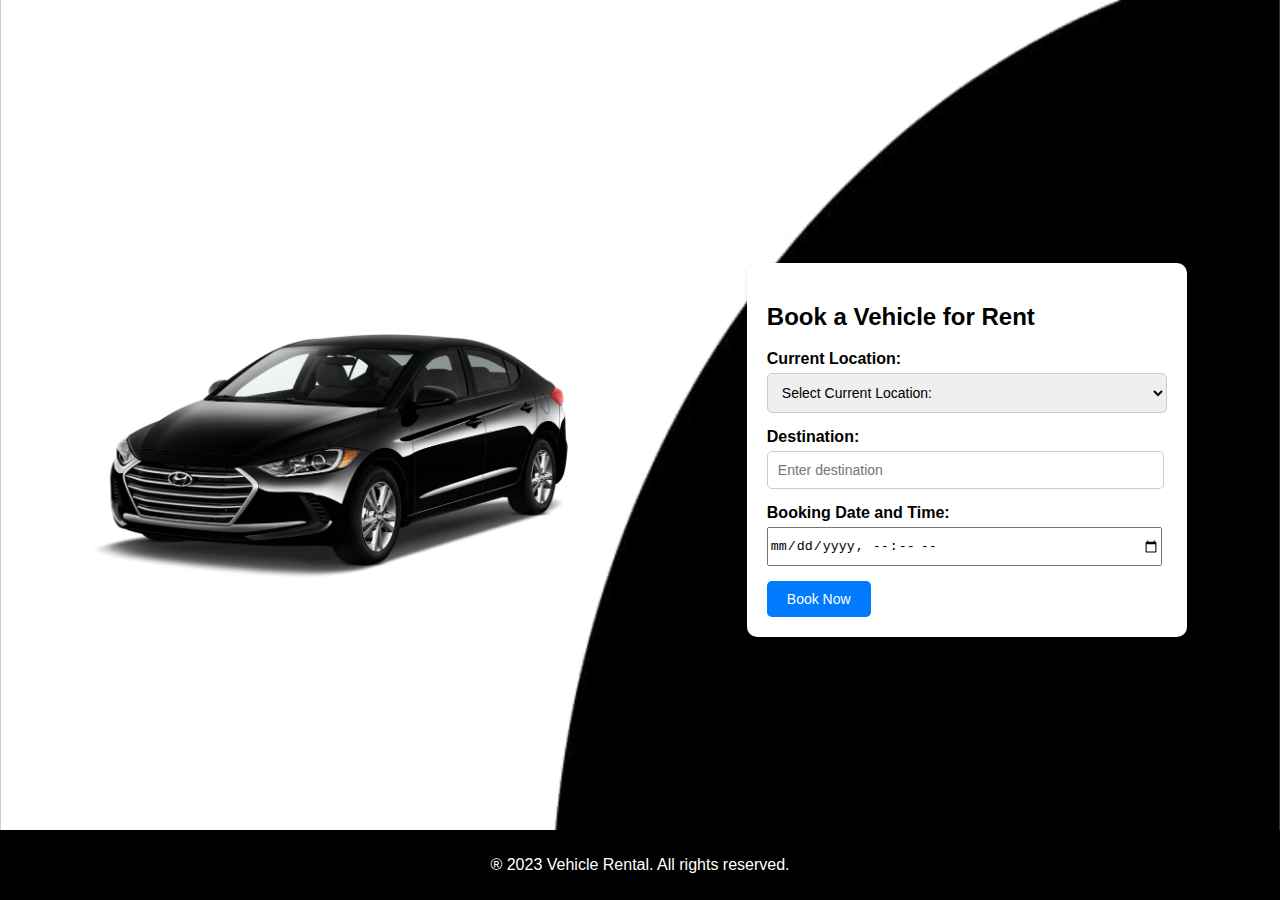
<file: book.html>
<!DOCTYPE html>
<html lang="en">
<head>
<meta charset="UTF-8">
<meta name="viewport" content="width=device-width, initial-scale=1.0">
<title>Vehicle Rental Booking</title>
<link rel="stylesheet" href="book.css">
</head>
<body>
    <div class="fotu">
    <img src="e-car.png" alt="car-1" class="book">
    </div>
<div class="container">
  <h2>Book a Vehicle for Rent</h2>
  <form>
    <div class="form-group">
      <label for="current-location">Current Location:</label>
      <select class="scroll">
        <option>Select Current Location:</option>
        <option>New Delhi,India</option>
        <option>Kolkata,India</option>
        <option>Meerut,India</option>
        <option>Ranchi,India</option>
      </select>
    </div>
    <div class="form-group">
      <label for="destination">Destination:</label>
      <input type="text" id="destination" name="destination" placeholder="Enter destination" required>
    </div>
    <div class="form-group">
      <label for="booking-date">Booking Date and Time:</label>
      <input type="datetime-local" id="booking-date" name="booking-date" required>
    </div>
    <button type="submit">Book Now</button>
  </form>
</div>
<footer class="footer">
  <p>&reg; 2023 Vehicle Rental. All rights reserved.</p>
</footer>
</body>
</html>
</file>
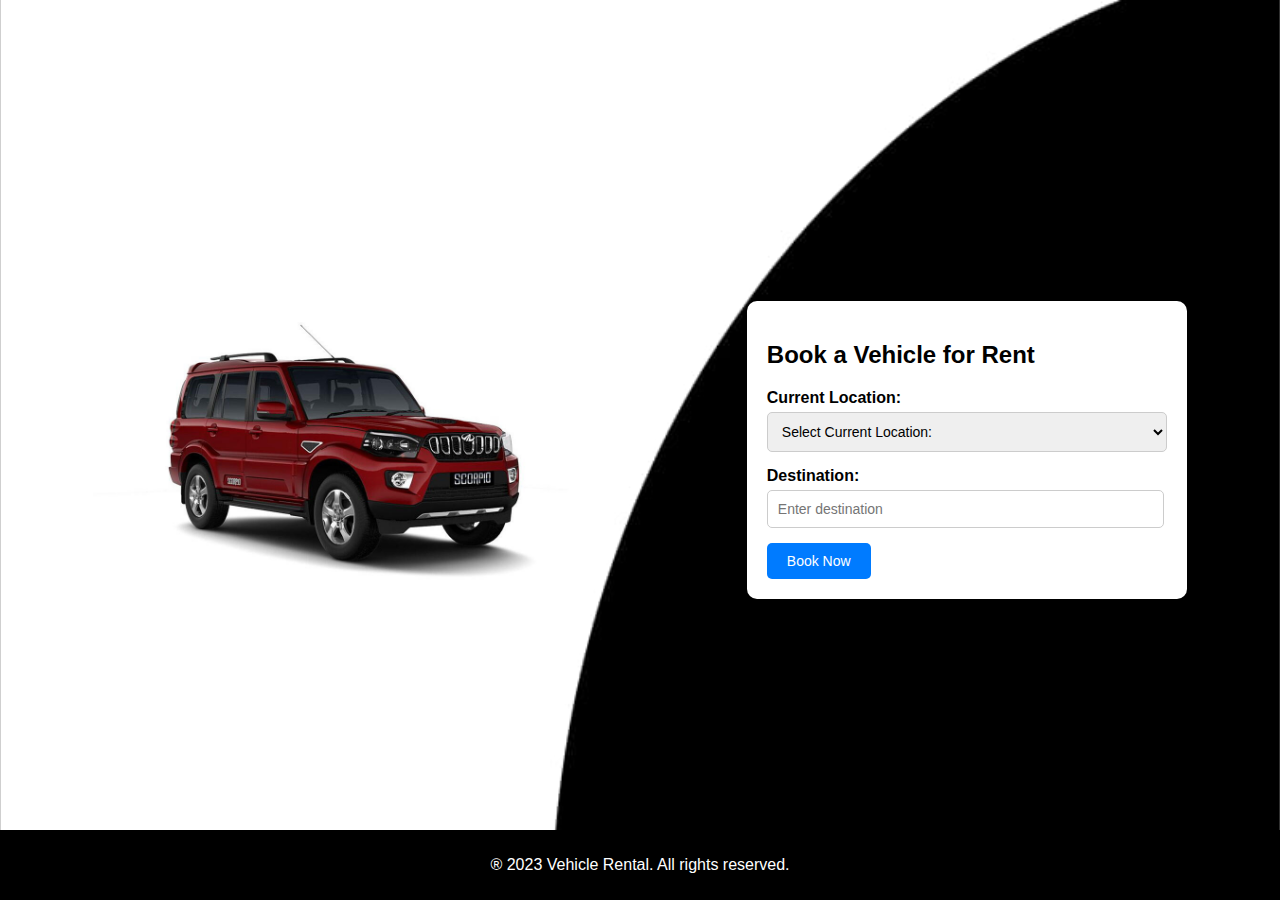
<file: BOOK1.HTML>
<!DOCTYPE html>
<html lang="en">
<head>
<meta charset="UTF-8">
<meta name="viewport" content="width=device-width, initial-scale=1.0">
<title>Vehicle Rental Booking</title>
<link rel="stylesheet" href="book.css">
</head>
<body>
    <div class="fotu">
    <img src="suv.jpg" alt="suv" class="book">
    </div>
<div class="container">
  <h2>Book a Vehicle for Rent</h2>
  <form>
    <div class="form-group">
      <label for="current-location">Current Location:</label>
      <select class="scroll">
        <option>Select Current Location:</option>
                        <option>New Delhi,India</option>
                        <option>Kolkata,India</option>
                        <option>Meerut,India</option>
                        <option>Ranchi,India</option>
      </select>
    </div>
    <div class="form-group">
      <label for="destination">Destination:</label>
      <input type="text" id="destination" name="destination" placeholder="Enter destination" required>
    </div>
    <button type="submit">Book Now</button>
  </form>
</div>
<footer class="footer">
  <p>&reg; 2023 Vehicle Rental. All rights reserved.</p>
</footer>
</body>
</html>
</file>
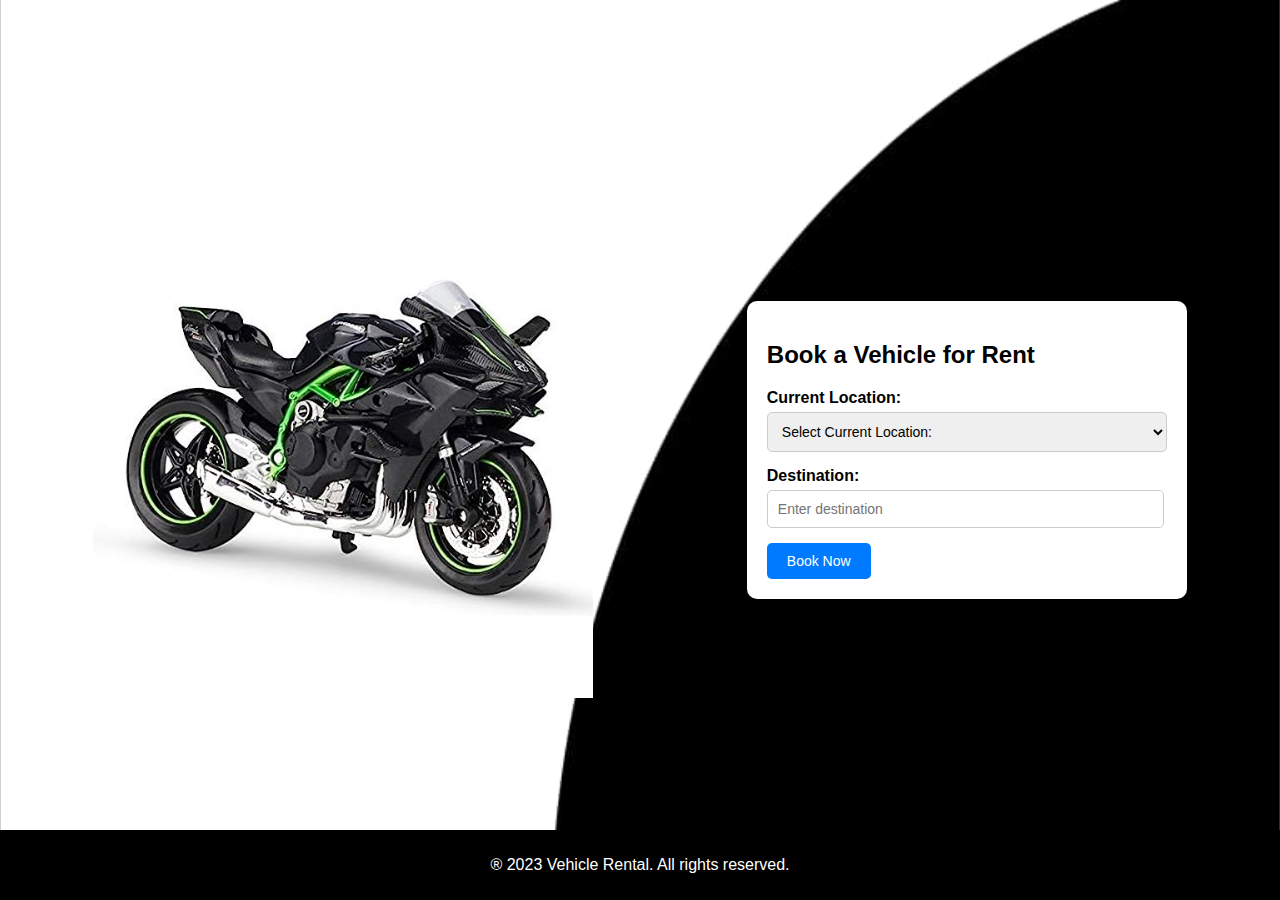
<file: BOOK2.HTML>
<!DOCTYPE html>
<html lang="en">
<head>
<meta charset="UTF-8">
<meta name="viewport" content="width=device-width, initial-scale=1.0">
<title>Vehicle Rental Booking</title>
<link rel="stylesheet" href="book.css">
</head>
<body>
    <div class="fotu">
    <img src="bike.jpg" alt="Motorcycle"  class="book">
    </div>
<div class="container">
  <h2>Book a Vehicle for Rent</h2>
  <form>
    <div class="form-group">
      <label for="current-location">Current Location:</label>
      <select class="scroll">
        <option>Select Current Location:</option>
                        <option>New Delhi,India</option>
                        <option>Kolkata,India</option>
                        <option>Meerut,India</option>
                        <option>Ranchi,India</option>
      </select>
    </div>
    <div class="form-group">
      <label for="destination">Destination:</label>
      <input type="text" id="destination" name="destination" placeholder="Enter destination" required>
    </div>
    <button type="submit">Book Now</button>
  </form>
</div>
<footer class="footer">
  <p>&reg; 2023 Vehicle Rental. All rights reserved.</p>
</footer>
</body>
</html>
</file>
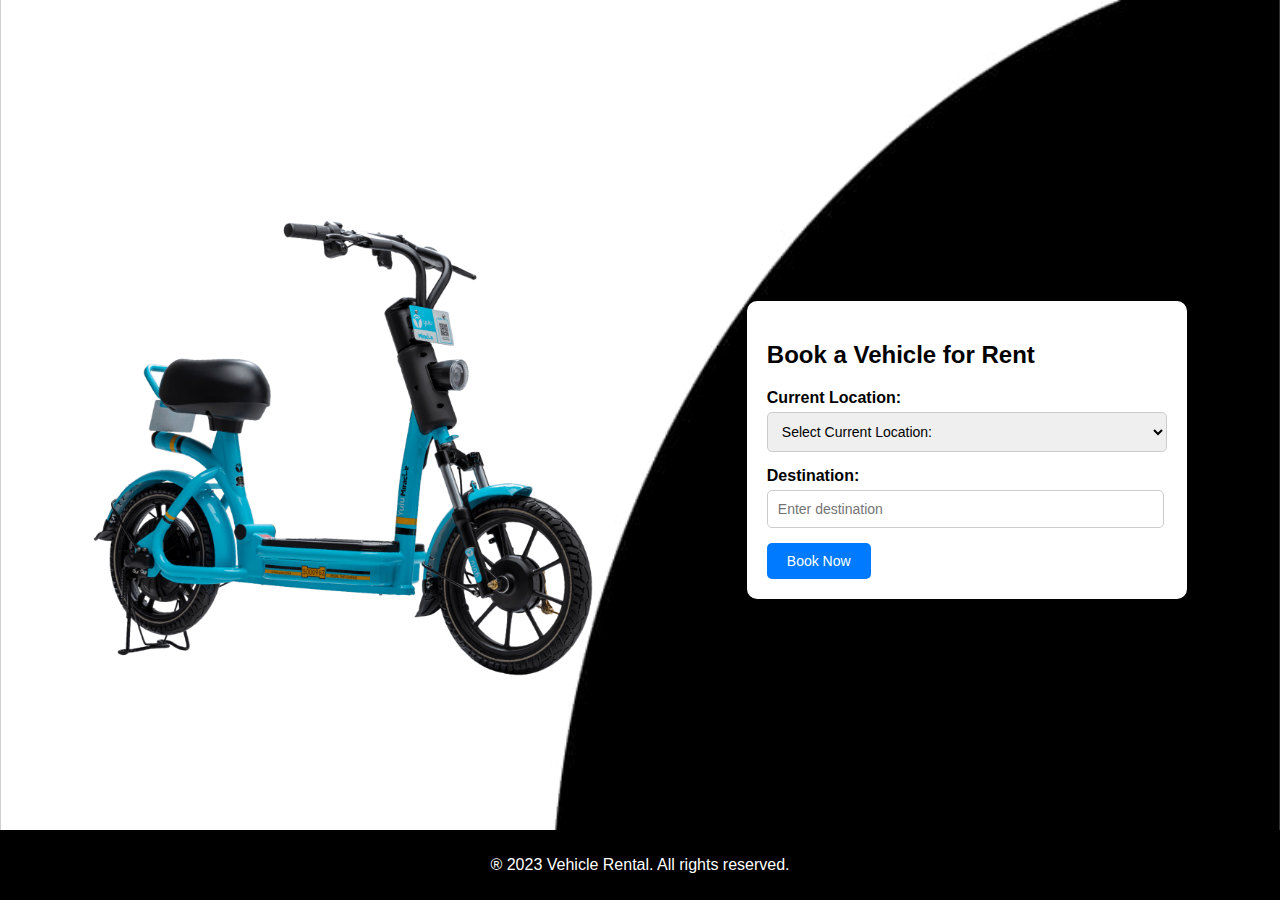
<file: book3.html>
<!DOCTYPE html>
<html lang="en">
<head>
<meta charset="UTF-8">
<meta name="viewport" content="width=device-width, initial-scale=1.0">
<title>Vehicle Rental Booking</title>
<link rel="stylesheet" href="book.css">
</head>
<body>
    <div class="fotu">
    <img src="yulu.png" alt="yulu" class="book">
    </div>
<div class="container">
  <h2>Book a Vehicle for Rent</h2>
  <form>
    <div class="form-group">
      <label for="current-location">Current Location:</label>
      <select class="scroll">
        <option>Select Current Location:</option>
                        <option>New Delhi,India</option>
                        <option>Kolkata,India</option>
                        <option>Meerut,India</option>
                        <option>Ranchi,India</option>
      </select>
    </div>
    <div class="form-group">
      <label for="destination">Destination:</label>
      <input type="text" id="destination" name="destination" placeholder="Enter destination" required>
    </div>
    <button type="submit">Book Now</button>
  </form>
</div>
<footer class="footer">
  <p>&reg; 2023 Vehicle Rental. All rights reserved.</p>
</footer>
</body>
</html>
</file>
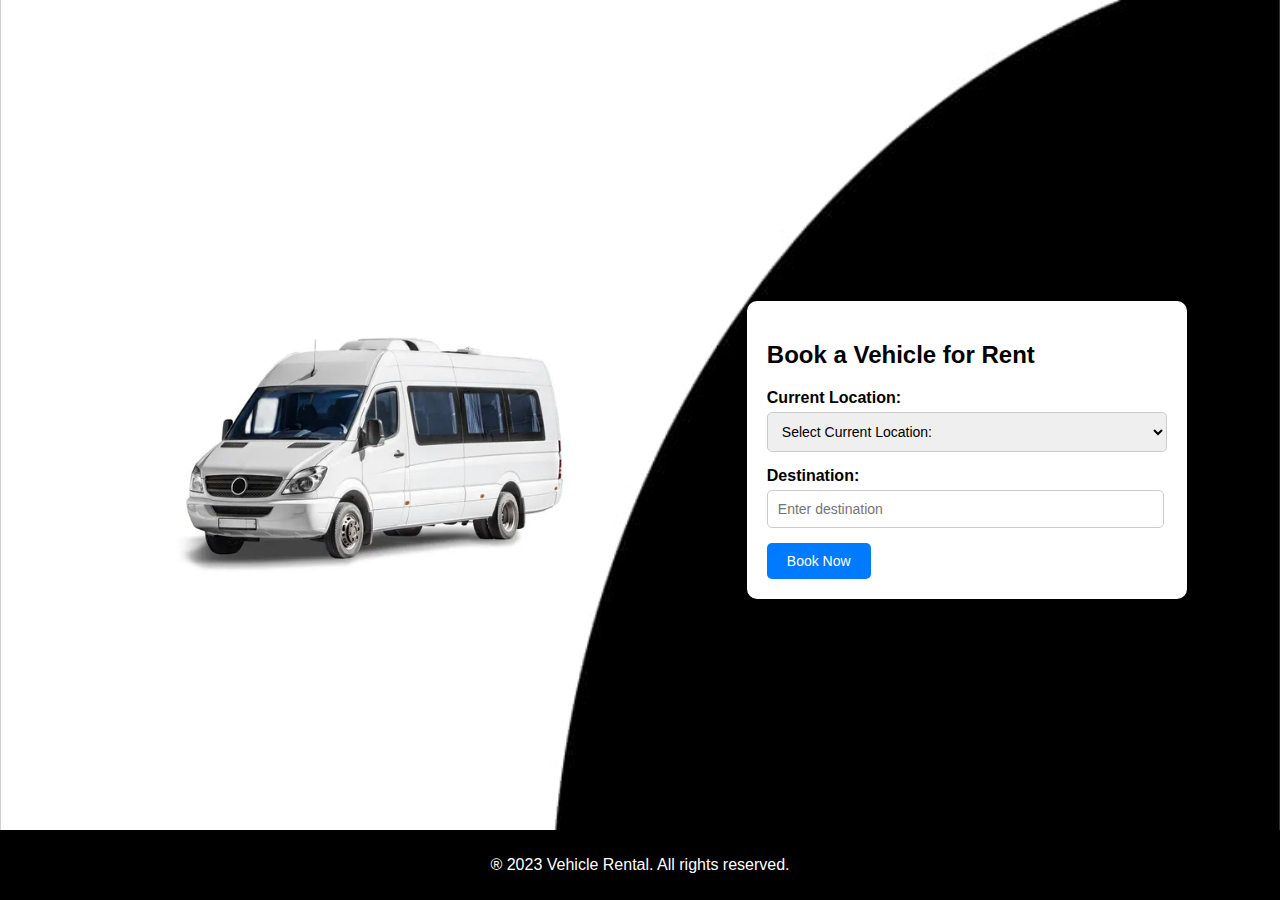
<file: book4.html>
<!DOCTYPE html>
<html lang="en">
<head>
<meta charset="UTF-8">
<meta name="viewport" content="width=device-width, initial-scale=1.0">
<title>Vehicle Rental Booking</title>
<link rel="stylesheet" href="book.css">
</head>
<body>
    <div class="fotu">
    <img src="minibus.jpg" alt="minibus" class="book">
    </div>
<div class="container">
  <h2>Book a Vehicle for Rent</h2>
  <form>
    <div class="form-group">
      <label for="current-location">Current Location:</label>
      <select class="scroll">
        <option>Select Current Location:</option>
                        <option>New Delhi,India</option>
                        <option>Kolkata,India</option>
                        <option>Meerut,India</option>
                        <option>Ranchi,India</option>
      </select>
    </div>
    <div class="form-group">
      <label for="destination">Destination:</label>
      <input type="text" id="destination" name="destination" placeholder="Enter destination" required>
    </div>
    <button type="submit">Book Now</button>
  </form>
</div>
<footer class="footer">
  <p>&reg; 2023 Vehicle Rental. All rights reserved.</p>
</footer>
</body>
</html>
</file>
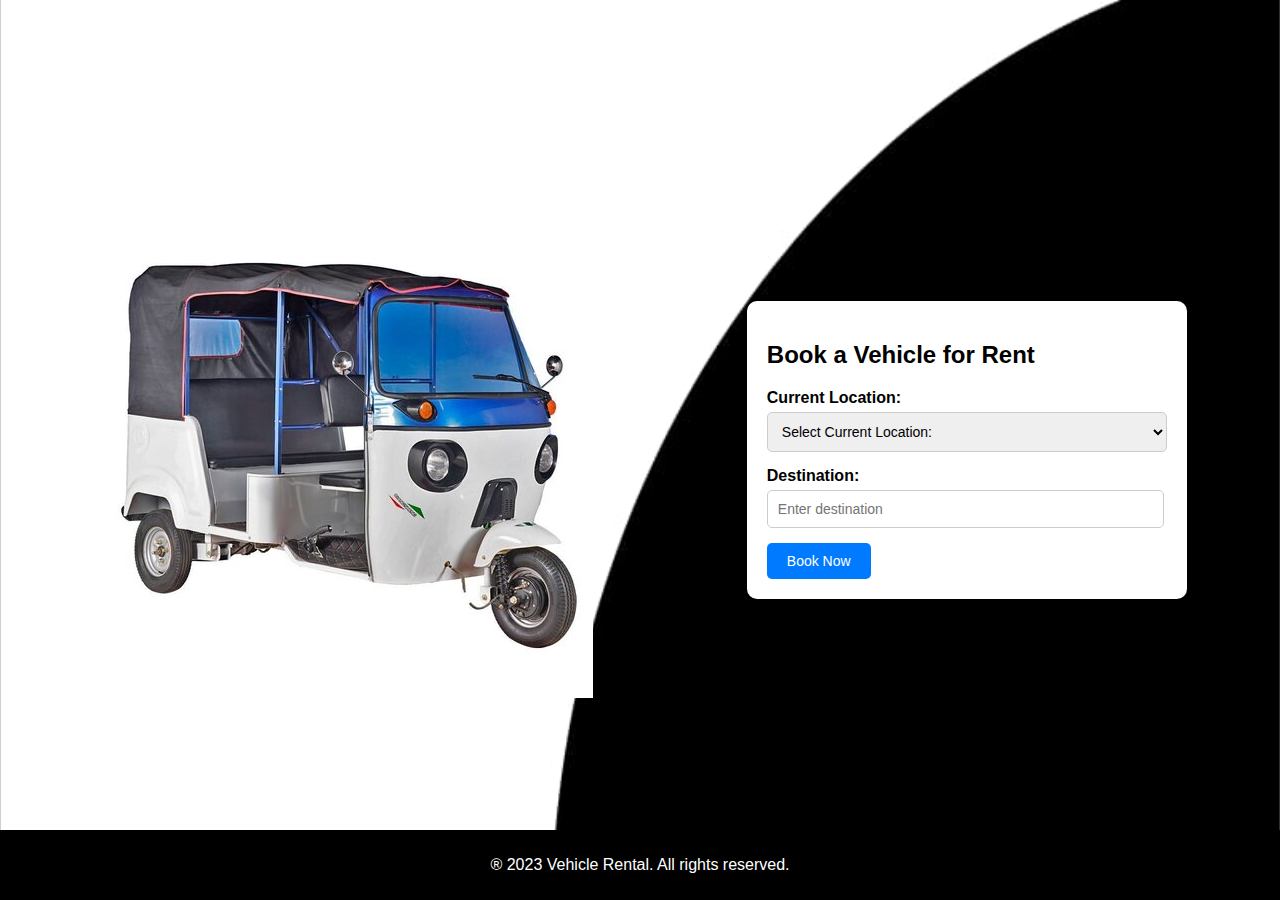
<file: book5.html>
<!DOCTYPE html>
<html lang="en">
<head>
<meta charset="UTF-8">
<meta name="viewport" content="width=device-width, initial-scale=1.0">
<title>Vehicle Rental Booking</title>
<link rel="stylesheet" href="book.css">
</head>
<body>
    <div class="fotu">
    <img src="auto.jpg" alt="Electric Auto Rikshaw" class="book">
    </div>
<div class="container">
  <h2>Book a Vehicle for Rent</h2>
  <form>
    <div class="form-group">
      <label for="current-location">Current Location:</label>
      <select class="scroll">
        <option>Select Current Location:</option>
                        <option>New Delhi,India</option>
                        <option>Kolkata,India</option>
                        <option>Meerut,India</option>
                        <option>Ranchi,India</option>
      </select>
    </div>
    <div class="form-group">
      <label for="destination">Destination:</label>
      <input type="text" id="destination" name="destination" placeholder="Enter destination" required>
    </div>
    <button type="submit">Book Now</button>
  </form>
</div>
<footer class="footer">
  <p>&reg; 2023 Vehicle Rental. All rights reserved.</p>
</footer>
</body>
</html>
</file>
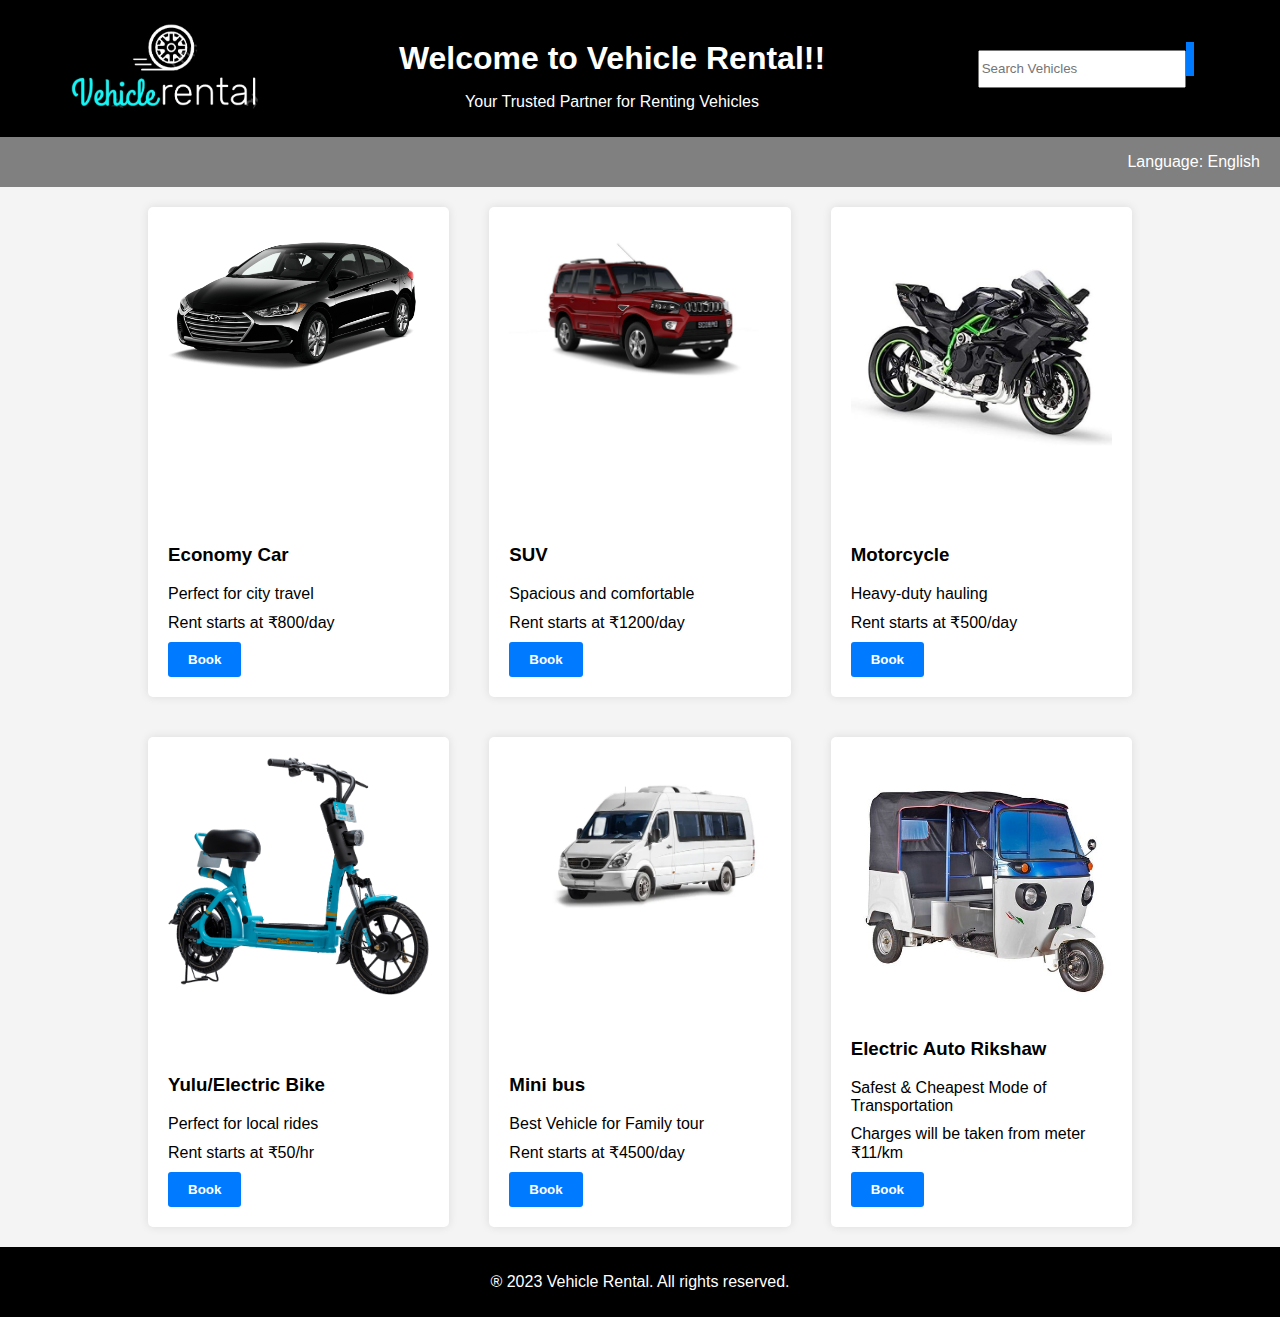
<file: front.html>
<!DOCTYPE html>
<html lang="en">
<head>
  <meta charset="UTF-8">
  <meta name="viewport" content="width=device-width, initial-scale=1.0">
  <link rel="stylesheet" href="https://cdnjs.cloudflare.com/ajax/libs/font-awesome/6.4.2/css/all.min.css" integrity="sha512-z3gLpd7yknf1YoNbCzqRKc4qyor8gaKU1qmn+CShxbuBusANI9QpRohGBreCFkKxLhei6S9CQXFEbbKuqLg0DA==" crossorigin="anonymous" referrerpolicy="no-referrer" />
  <link rel="stylesheet" href="front.css">
  <link rel="stylesheet" href="index.js">
  <title>Vehicle Rental</title>
</head>
<body>
    <div class="top">
        <div class="image"> <img  src="logo.png" alt="Vehicle Rental Logo" ></div>
  <div class="header">
    <h1 class="header-title">Welcome to Vehicle Rental!!</h1>
    <p >Your Trusted Partner for Renting Vehicles</p>
  </div>
  <div class="search"><input placeholder="Search Vehicles" style="width:200px; height: 32px;" ><i class="fa-solid fa-magnifying-glass fa-xl"></i></div>
</div>
<div class="topu">
  <div class="pop">
    <a href="Index.html"  ><i class="fa-regular fa-user fa-xl"></i></a>
  </div>
  <div class="pop">
  <i class="fa-solid fa-globe fa-xl"></i>
</div>
<div><p class="txt">Language: English</p></div>
</div>
<!-- --------------- -->
<div class="s1">
  <div class="s1">
    
  </div>
</div>
<!-- ----------- -->
  <div class="container"> 
    <div class="vehicle">
        <a href="book.html" ><img src="e-car.png" alt="Car 1"></a>
     <div class="box"> <h3>Economy Car</h3>
      <p>Perfect for city travel</p>
      <p>Rent starts at ₹800/day</p>
      <a href="book.html" ><button>Book</button></a>
    </div>
    </div>
    <div class="vehicle">
      <a href="BOOK1.HTML" ><img src="suv.jpg" alt="SUV 1" ></a>
      <div class="box"><h3>SUV</h3>
      <p>Spacious and comfortable</p>
      <p>Rent starts at ₹1200/day</p>
      <a href="BOOK1.HTML" ><button>Book</button></a></div>
    </div>
    <div class="vehicle">
        <a href="BOOK2.HTML" ><img src="bike.jpg" alt="Motorcycle"></a>
        <div class="box"><h3>Motorcycle</h3>
      <p>Heavy-duty hauling</p>
      <p>Rent starts at ₹500/day</p>
      <a href="BOOK2.HTML" ><button>Book</button></a></div>
    </div>
  </div>
  <div class="container">
  <div class="vehicle">
    <a href="book3.html" ><img src="yulu.png" alt="electric scooter"></a>
    <div class="box"><h3>Yulu/Electric Bike</h3>
  <p>Perfect for local rides</p>
  <p>Rent starts at ₹50/hr</p>
  <a href="BOOK3.HTML" ><button>Book</button></a></div>
</div>
  <div class="vehicle">
    <a href="book4.html" ><img src="minibus.jpg" alt="minibus"></a>
    <div class="box"><h3>Mini bus</h3>
  <p>Best Vehicle for Family tour</p>
  <p>Rent starts at ₹4500/day</p>
  <a href="BOOK4.HTML" ><button>Book</button></a></div>
</div>
<div class="vehicle">
  <a href="book5.html" ><img src="auto.jpg" alt="Electric Auto Rikshaw"></a>
  <div class="box"><h3>Electric Auto Rikshaw</h3>
<p>Safest & Cheapest Mode of Transportation</p>
<p>Charges will be taken from meter ₹11/km</p>
<a href="BOOK5.HTML" ><button>Book</button></a></div>
</div>
</div>
<footer class="footer">
  <p>&reg; 2023 Vehicle Rental. All rights reserved.</p>
</footer>
<script src="index.js"></script>
</body>
</html>
</file>
<file: book.css>
body {
    font-family: Arial, sans-serif;
    background-color: #f5f5f5;
    margin: 0;
    padding: 0;
    display: flex;
    justify-content: center;
    align-items: center;
    min-height: 100vh;
    background-image: url(back1.jpg);   
    background-size: cover;
  }
  
  .container {
    background-color: white;
    padding: 20px;
    border-radius: 10px;
    box-shadow: 0 2px 5px rgba(0, 0, 0, 0.1);
    width: 400px; 
  }
  
  .form-group {
    margin-bottom: 15px;
  }
  
  label {
    display: block;
    font-weight: bold;
    margin-bottom: 5px;
  }
  
  input[type="text"] {
    width: 377px;
    padding: 10px;
    border: 1px solid #ccc;
    border-radius: 5px;
    font-size: 14px;
    padding-right: 8px;
  }
  
  button {
    background-color: #007bff;
    color: white;
    border: none;
    border-radius: 5px;
    padding: 10px 20px;
    cursor: pointer;
    font-size: 14px;
  }
  button:hover{
    background-color: #0056b3;
  } 
  .book{
    width: 500px;
    height: auto;
  }
  .fotu{
    margin-right: 12%;

  }
  .footer {
  text-align: center;
  padding: 10px;
  background-color: black;
  color: white;
  position: absolute;
  bottom: 0; 
  width: 100%;
}
.scroll{
  width: 100%;
  padding: 10px;
  border: 1px solid #ccc;
  border-radius: 5px;
  font-size: 14px;
  padding-right: 8px;
}
#booking-date{
  height: 35px;
  width: 390px;
}
</file>
<file: front.css>
body {
    margin: 0;
    padding: 0;
    font-family: Arial, sans-serif;
    background-color: #f4f4f4;
  }
  header {
    display: inline-block;
  }
  .image img {
    width: 200px; 
  }
  .search{
    padding: 10px 20px;
    border: none;
    border-radius: 3px;
    cursor: pointer;
  }
  .header-title {
    margin-top: 30px;
    margin-bottom: 0%;
  }
  .top{
    background-color:black;
    color: #fff;
    display: flex;
    flex-wrap: wrap;
    align-content: space-around;
    justify-content: space-around;
    align-items: center;
  }
  .header {
    background-color:black;
    color: #fff;
    text-align: center; 
    padding: 10px 0;
    margin: 0%;
  }
  button{
    background-color: #007bff;
    color: #fff;
    padding: 10px 20px;
    border: none;
    border-radius: 3px;
    cursor: pointer;
    border-color: #007bff;
    font-weight: bold;
    /* padding-top: 7px; */
  }
  button:hover{
    background-color: #0056b3;
  }
  .container {
    width: 80%;
    margin: auto;
    overflow: hidden;
    display: flex;
    justify-content: space-around;
  }
  
  .vehicle {
    float: left;
    width: 30%;
    padding: 20px;
    margin: 20px;
    background-color: #fff;
    box-shadow: 0px 0px 10px rgba(0, 0, 0, 0.1);
    border-radius: 5px;
    height: 450px;
    position: relative;
  }
  .box{
  position: absolute; 
   bottom: 20px;
   left: 20px;
  }
  .vehicle img {
    width: 100%;
    height: auto;
  
  }
  
  .vehicle h3 {
    margin-top: 10px;
  }
  
  .vehicle p {
    margin: 10px 0;
  }
  
  footer {
    text-align: center;
    padding: 10px;
    background-color:black;
    color: #fff;
  }
  .topu{
   background-color: grey;
       display: flex;
       padding-left: 20px;
       padding-right: 20px;
      align-items: stretch;
      justify-content: space-between;
      height: 50px;
  }
  .txt{
  color: white;
  margin-left: 20px;
  padding-left: 20px;
  }
  /* a{
    width: 50px;
    height: 37px;
    padding-top: 8px;
    padding-left: 5px;
    padding-bottom: 7px;
    width: 77px;
  } */
  i{
    color: white;
    padding-top: 25px;
    /* display: flex;
    align-items: center; */
  }
  /* .profile-icon {
    color: white;
    display: flex;
    align-items:center;
  } */
  .pop:hover{
  transform: scale(1.5);
  }
  .fa-magnifying-glass{
    color: white;
    background-color:#007bff ;
    border-color: #007bff;
    height: 19px;
    width: 30px;
    padding-top: 17px;
    padding-left: 8px;
  }
  .fa-magnifying-glass:hover{
    transform: scale(1.25);
  }
  .s1{
    background-color: rgba(27, 31, 34, 0.85);
  }
  .s2{
    width: 100%;
    height: 250px;
    left: 50%;
    top: 50%;
    background-image: url(ad.jpg);
    background-size: 100% ;
    background-size: 100% 100%;
    animation: slider 9s infinite linear;
    transition-duration: 15s;
  }
  /* @keyframes slider{
    0%{
      background-image: url(ad2.jpg);
    }
    35%{
      background-image: url(ad1.png);
    }
    75%{
      background-image: url(ad3.png);
    }
  } */
</file>
